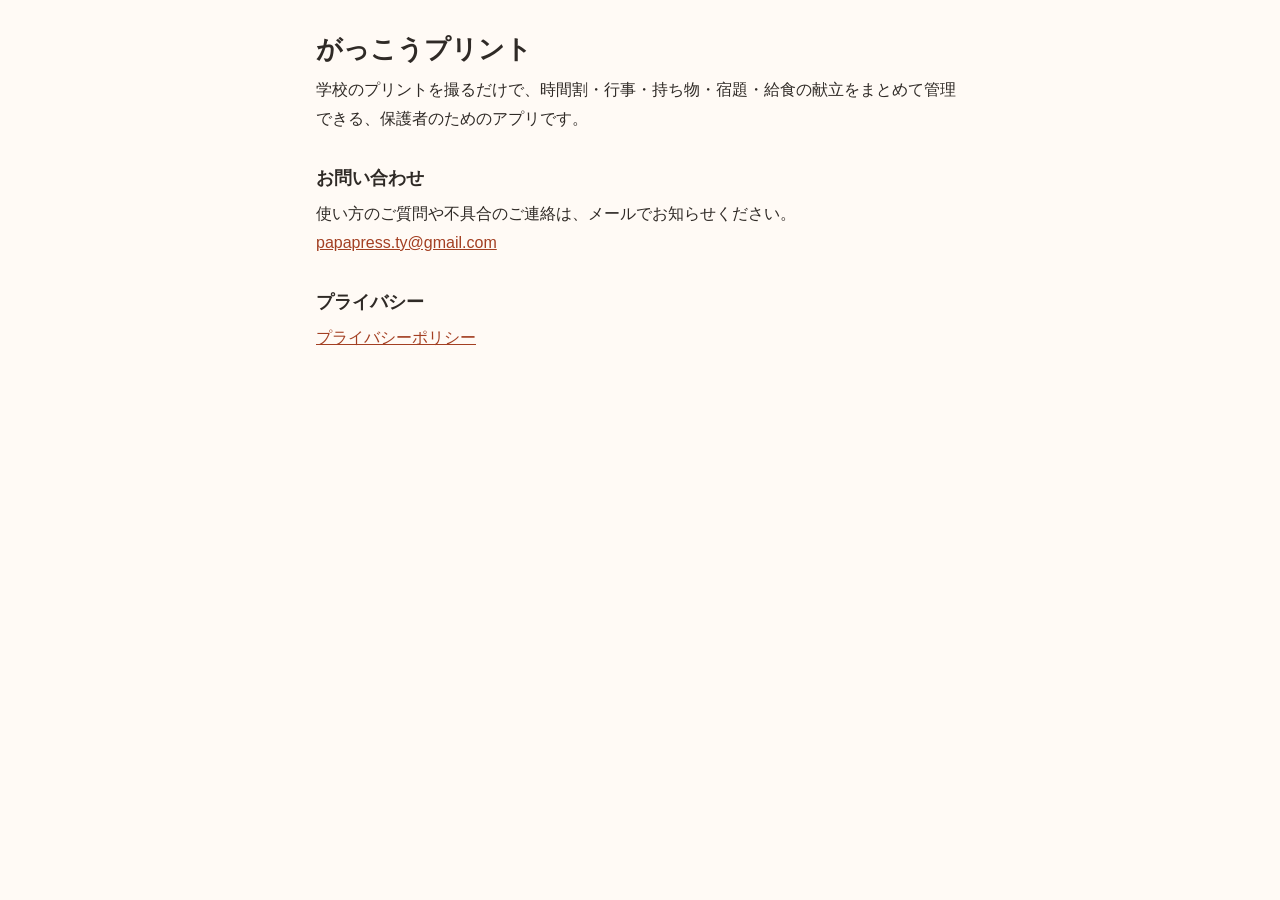
<file: index.html>
<!doctype html>
<html lang="ja">
<head>
<meta charset="utf-8">
<meta name="viewport" content="width=device-width, initial-scale=1">
<title>がっこうプリント</title>
<link rel="stylesheet" href="style.css">
</head>
<body>
<main>
<h1>がっこうプリント</h1>
<p>学校のプリントを撮るだけで、時間割・行事・持ち物・宿題・給食の献立をまとめて管理できる、保護者のためのアプリです。</p>

<h2>お問い合わせ</h2>
<p>使い方のご質問や不具合のご連絡は、メールでお知らせください。<br><a href="mailto:papapress.ty@gmail.com">papapress.ty@gmail.com</a></p>

<h2>プライバシー</h2>
<p><a href="privacy.html">プライバシーポリシー</a></p>
</main>
</body>
</html>
</file>
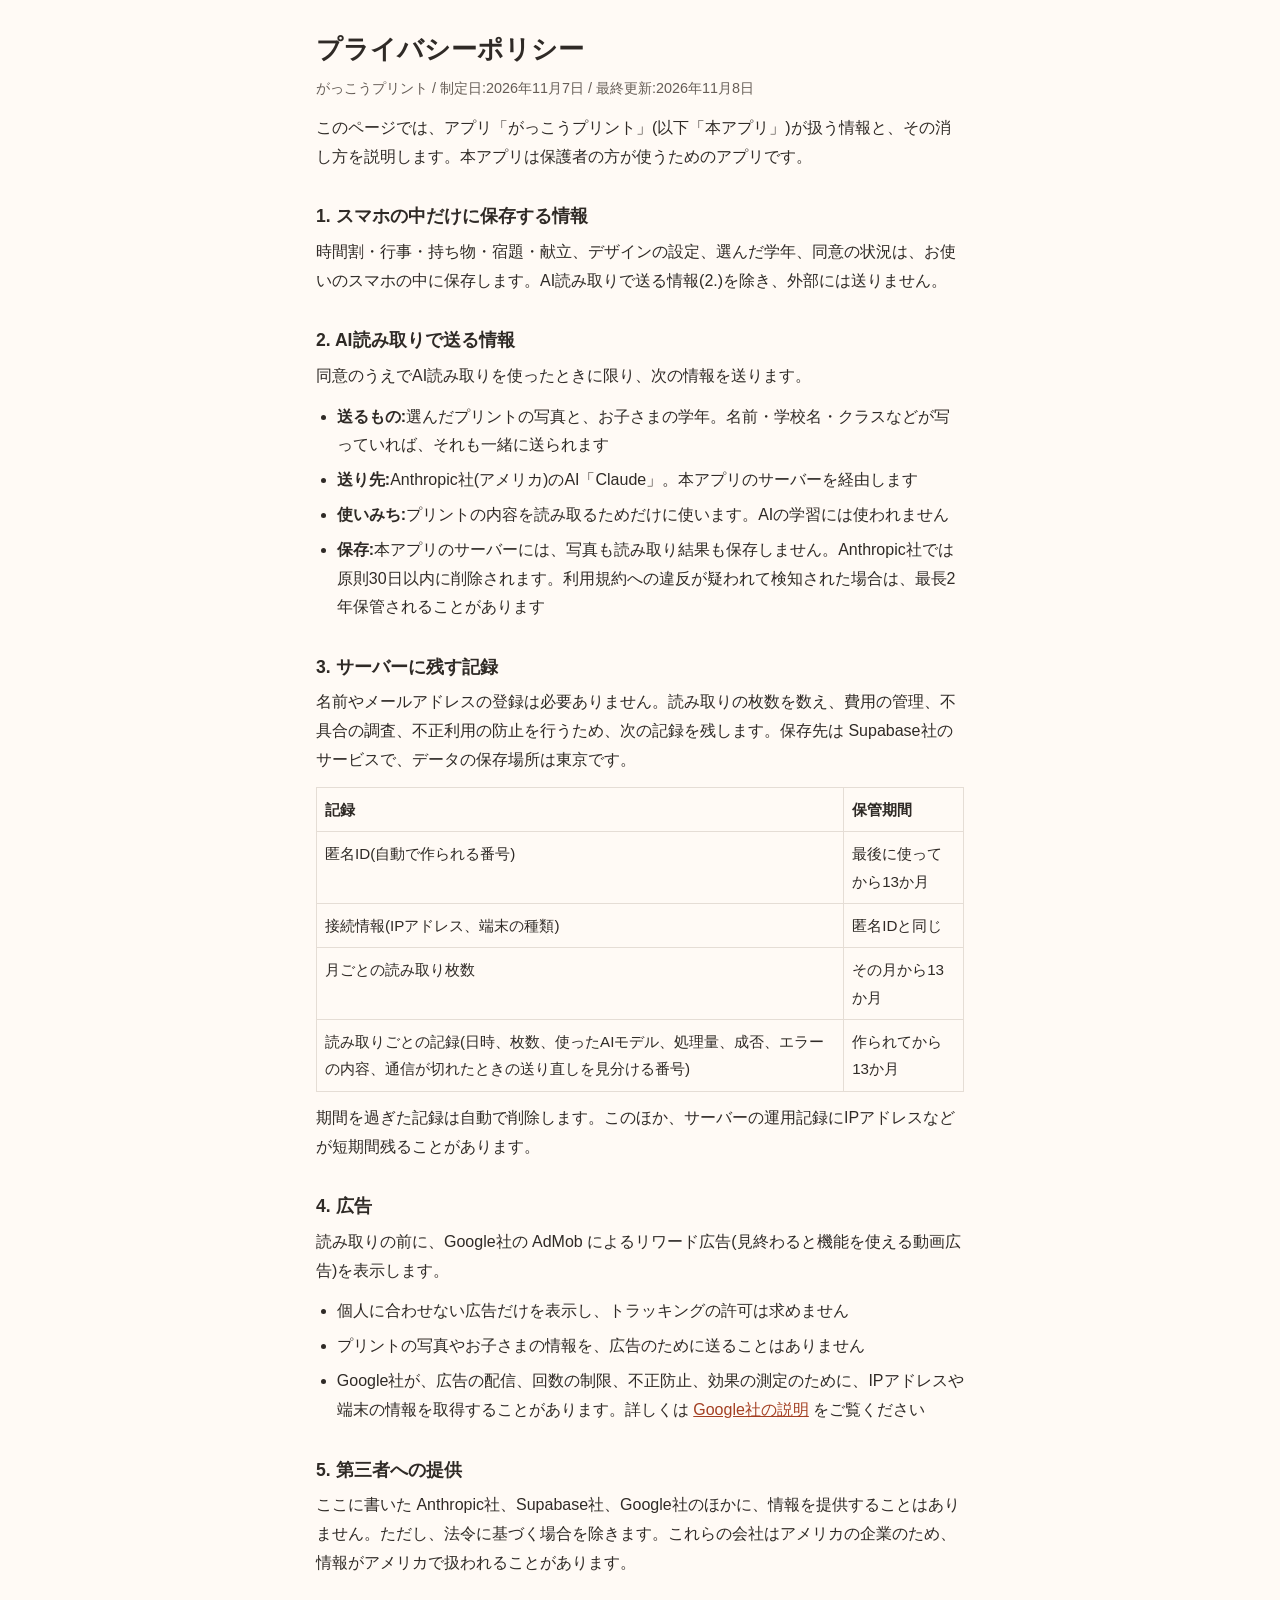
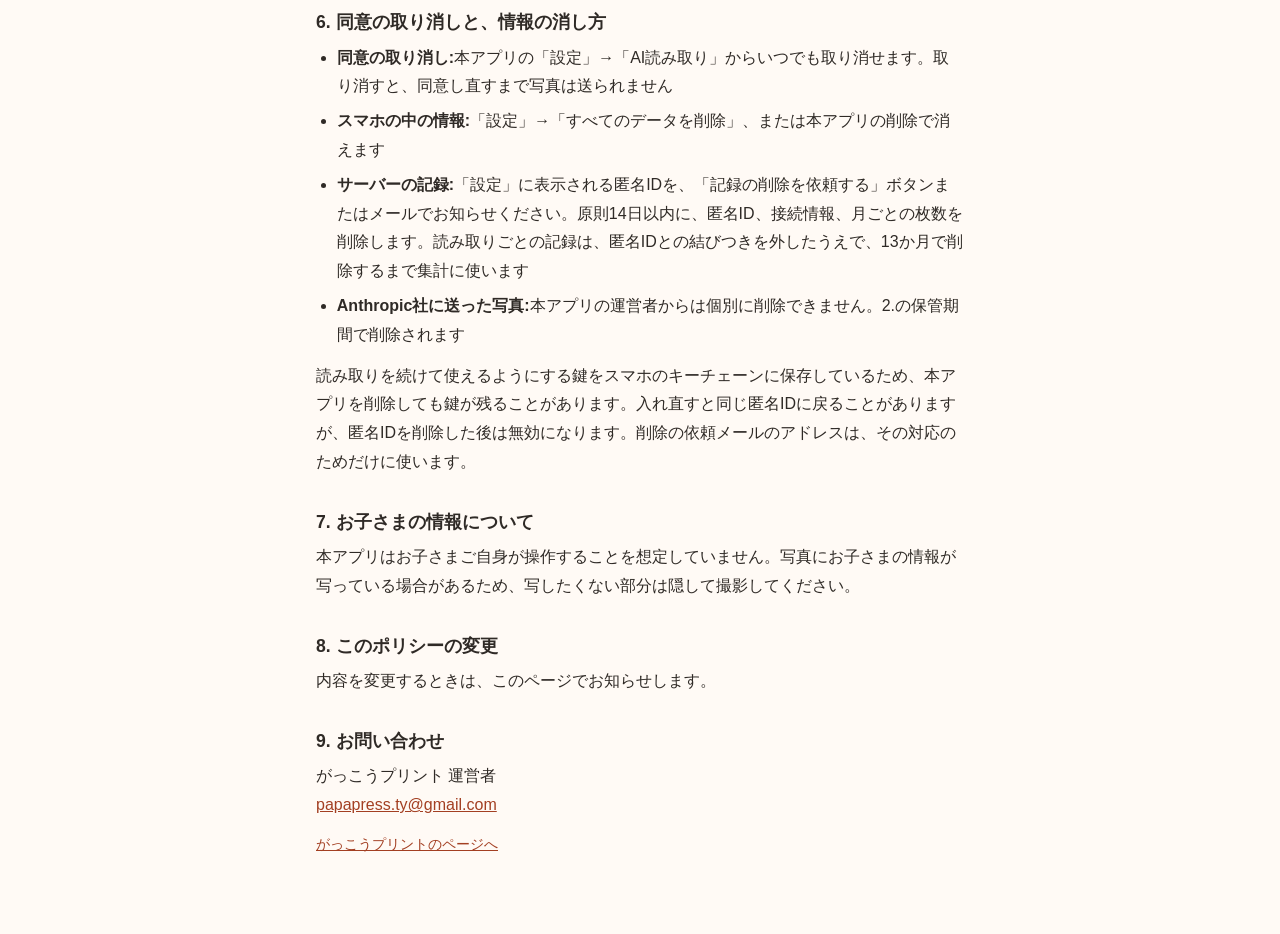
<file: privacy.html>
<!doctype html>
<html lang="ja">
<head>
<meta charset="utf-8">
<meta name="viewport" content="width=device-width, initial-scale=1">
<title>プライバシーポリシー | がっこうプリント</title>
<link rel="stylesheet" href="style.css">
</head>
<body>
<main>
<h1>プライバシーポリシー</h1>
<p class="meta">がっこうプリント / 制定日:2026年11月7日 / 最終更新:2026年11月8日</p>

<p>このページでは、アプリ「がっこうプリント」(以下「本アプリ」)が扱う情報と、その消し方を説明します。本アプリは保護者の方が使うためのアプリです。</p>

<h2>1. スマホの中だけに保存する情報</h2>
<p>時間割・行事・持ち物・宿題・献立、デザインの設定、選んだ学年、同意の状況は、お使いのスマホの中に保存します。AI読み取りで送る情報(2.)を除き、外部には送りません。</p>

<h2>2. AI読み取りで送る情報</h2>
<p>同意のうえでAI読み取りを使ったときに限り、次の情報を送ります。</p>
<ul>
<li><strong>送るもの:</strong>選んだプリントの写真と、お子さまの学年。名前・学校名・クラスなどが写っていれば、それも一緒に送られます</li>
<li><strong>送り先:</strong>Anthropic社(アメリカ)のAI「Claude」。本アプリのサーバーを経由します</li>
<li><strong>使いみち:</strong>プリントの内容を読み取るためだけに使います。AIの学習には使われません</li>
<li><strong>保存:</strong>本アプリのサーバーには、写真も読み取り結果も保存しません。Anthropic社では原則30日以内に削除されます。利用規約への違反が疑われて検知された場合は、最長2年保管されることがあります</li>
</ul>

<h2>3. サーバーに残す記録</h2>
<p>名前やメールアドレスの登録は必要ありません。読み取りの枚数を数え、費用の管理、不具合の調査、不正利用の防止を行うため、次の記録を残します。保存先は Supabase社のサービスで、データの保存場所は東京です。</p>
<table>
<thead><tr><th>記録</th><th>保管期間</th></tr></thead>
<tbody>
<tr><td>匿名ID(自動で作られる番号)</td><td>最後に使ってから13か月</td></tr>
<tr><td>接続情報(IPアドレス、端末の種類)</td><td>匿名IDと同じ</td></tr>
<tr><td>月ごとの読み取り枚数</td><td>その月から13か月</td></tr>
<tr><td>読み取りごとの記録(日時、枚数、使ったAIモデル、処理量、成否、エラーの内容、通信が切れたときの送り直しを見分ける番号)</td><td>作られてから13か月</td></tr>
</tbody>
</table>
<p>期間を過ぎた記録は自動で削除します。このほか、サーバーの運用記録にIPアドレスなどが短期間残ることがあります。</p>

<h2>4. 広告</h2>
<p>読み取りの前に、Google社の AdMob によるリワード広告(見終わると機能を使える動画広告)を表示します。</p>
<ul>
<li>個人に合わせない広告だけを表示し、トラッキングの許可は求めません</li>
<li>プリントの写真やお子さまの情報を、広告のために送ることはありません</li>
<li>Google社が、広告の配信、回数の制限、不正防止、効果の測定のために、IPアドレスや端末の情報を取得することがあります。詳しくは <a href="https://policies.google.com/technologies/partner-sites?hl=ja">Google社の説明</a> をご覧ください</li>
</ul>

<h2>5. 第三者への提供</h2>
<p>ここに書いた Anthropic社、Supabase社、Google社のほかに、情報を提供することはありません。ただし、法令に基づく場合を除きます。これらの会社はアメリカの企業のため、情報がアメリカで扱われることがあります。</p>

<h2>6. 同意の取り消しと、情報の消し方</h2>
<ul>
<li><strong>同意の取り消し:</strong>本アプリの「設定」→「AI読み取り」からいつでも取り消せます。取り消すと、同意し直すまで写真は送られません</li>
<li><strong>スマホの中の情報:</strong>「設定」→「すべてのデータを削除」、または本アプリの削除で消えます</li>
<li><strong>サーバーの記録:</strong>「設定」に表示される匿名IDを、「記録の削除を依頼する」ボタンまたはメールでお知らせください。原則14日以内に、匿名ID、接続情報、月ごとの枚数を削除します。読み取りごとの記録は、匿名IDとの結びつきを外したうえで、13か月で削除するまで集計に使います</li>
<li><strong>Anthropic社に送った写真:</strong>本アプリの運営者からは個別に削除できません。2.の保管期間で削除されます</li>
</ul>
<p>読み取りを続けて使えるようにする鍵をスマホのキーチェーンに保存しているため、本アプリを削除しても鍵が残ることがあります。入れ直すと同じ匿名IDに戻ることがありますが、匿名IDを削除した後は無効になります。削除の依頼メールのアドレスは、その対応のためだけに使います。</p>

<h2>7. お子さまの情報について</h2>
<p>本アプリはお子さまご自身が操作することを想定していません。写真にお子さまの情報が写っている場合があるため、写したくない部分は隠して撮影してください。</p>

<h2>8. このポリシーの変更</h2>
<p>内容を変更するときは、このページでお知らせします。</p>

<h2>9. お問い合わせ</h2>
<p>がっこうプリント 運営者<br><a href="mailto:papapress.ty@gmail.com">papapress.ty@gmail.com</a></p>

<p class="meta"><a href="index.html">がっこうプリントのページへ</a></p>
</main>
</body>
</html>
</file>
<file: style.css>
:root {
  color-scheme: light dark;
  --bg: #fffaf5;
  --text: #2f2a26;
  --sub: #655d56;
  --line: #e5ddd5;
  --link: #a33f22;
}
@media (prefers-color-scheme: dark) {
  :root {
    --bg: #1d1b19;
    --text: #f2eee9;
    --sub: #bdb5ad;
    --line: #443f3a;
    --link: #ffab8f;
  }
}
* { box-sizing: border-box; }
body {
  margin: 0;
  background: var(--bg);
  color: var(--text);
  font-family: -apple-system, BlinkMacSystemFont, "Hiragino Sans", "Noto Sans JP", sans-serif;
  line-height: 1.8;
}
main { max-width: 680px; margin: 0 auto; padding: 32px 16px 64px; }
h1 { font-size: 1.6rem; line-height: 1.4; margin: 0 0 8px; }
h2 { font-size: 1.1rem; line-height: 1.5; margin: 32px 0 8px; }
p, ul { margin: 0 0 12px; }
ul { padding-left: 1.3em; }
li { margin-bottom: 6px; }
a { color: var(--link); }
.meta { color: var(--sub); font-size: 0.9rem; }
table { width: 100%; border-collapse: collapse; margin: 0 0 12px; font-size: 0.95rem; }
th, td { border: 1px solid var(--line); padding: 8px; text-align: left; vertical-align: top; }
th { font-weight: 700; }
</file>
